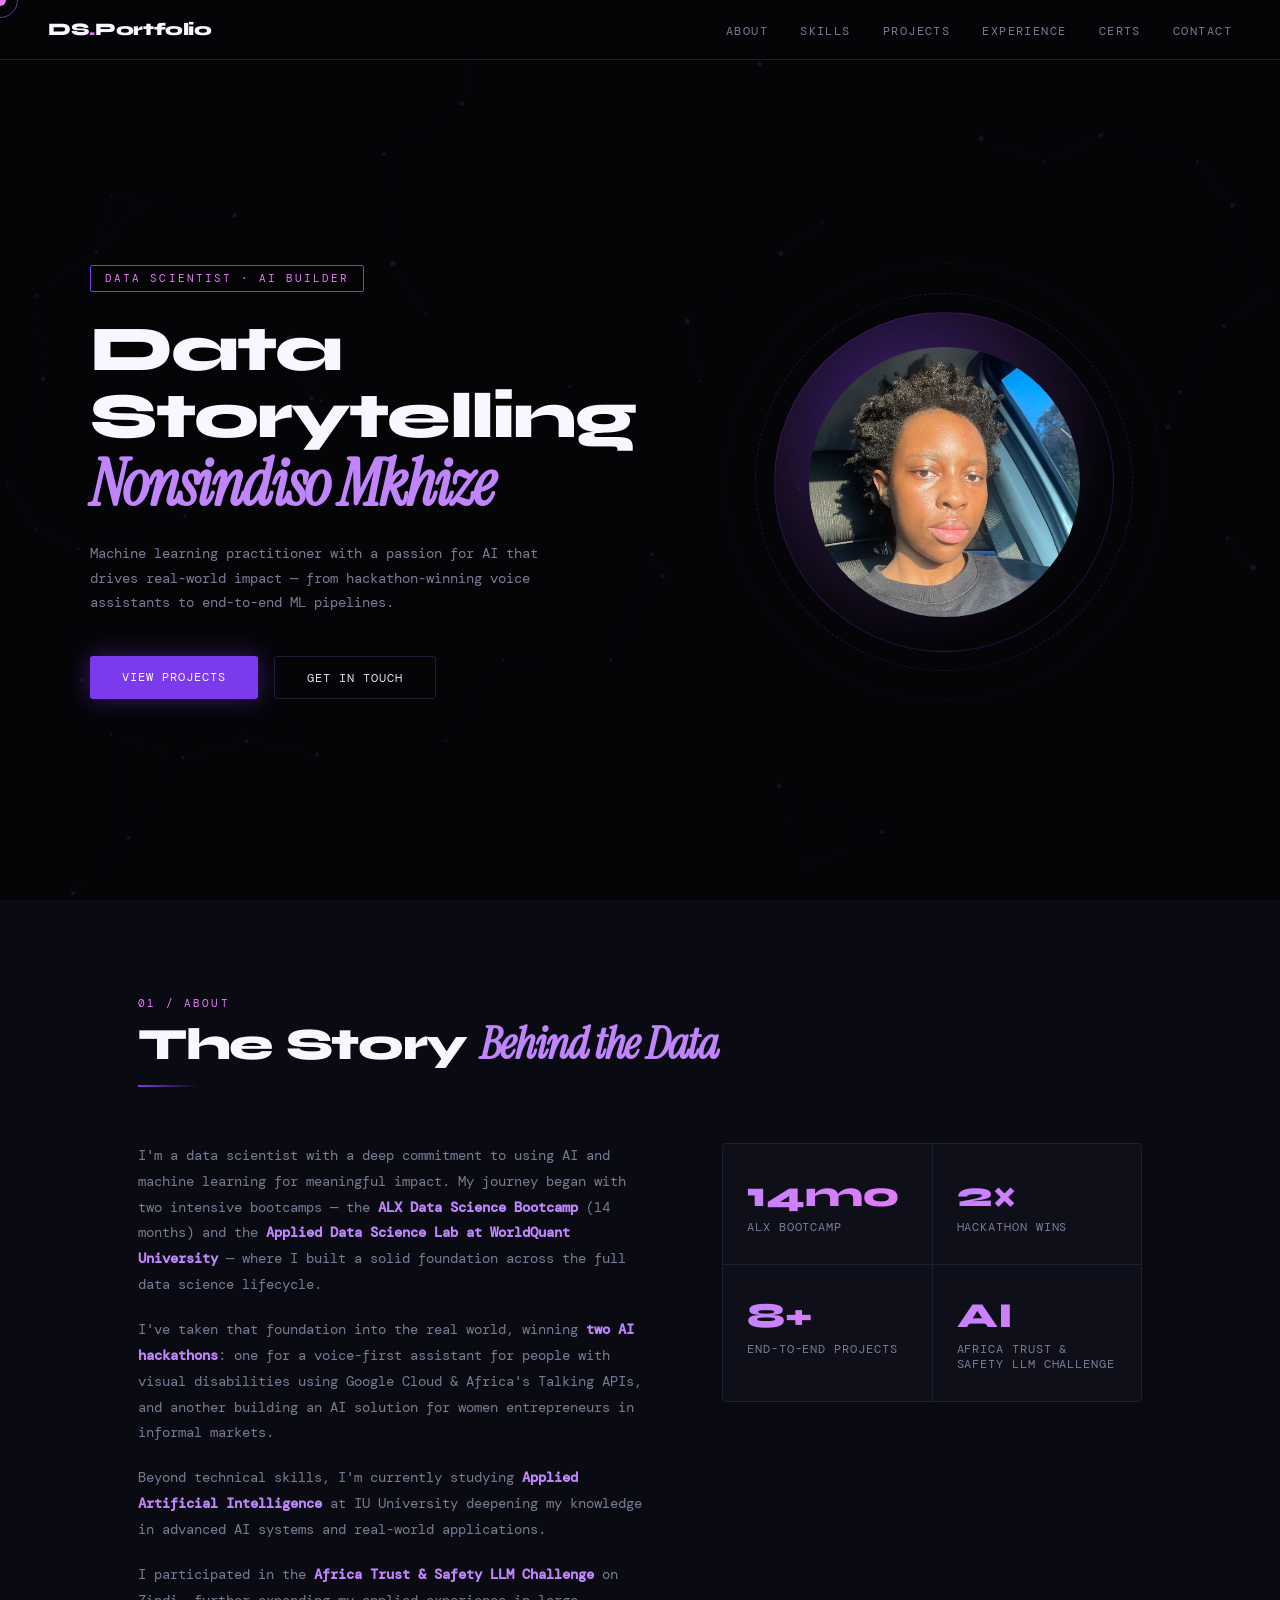
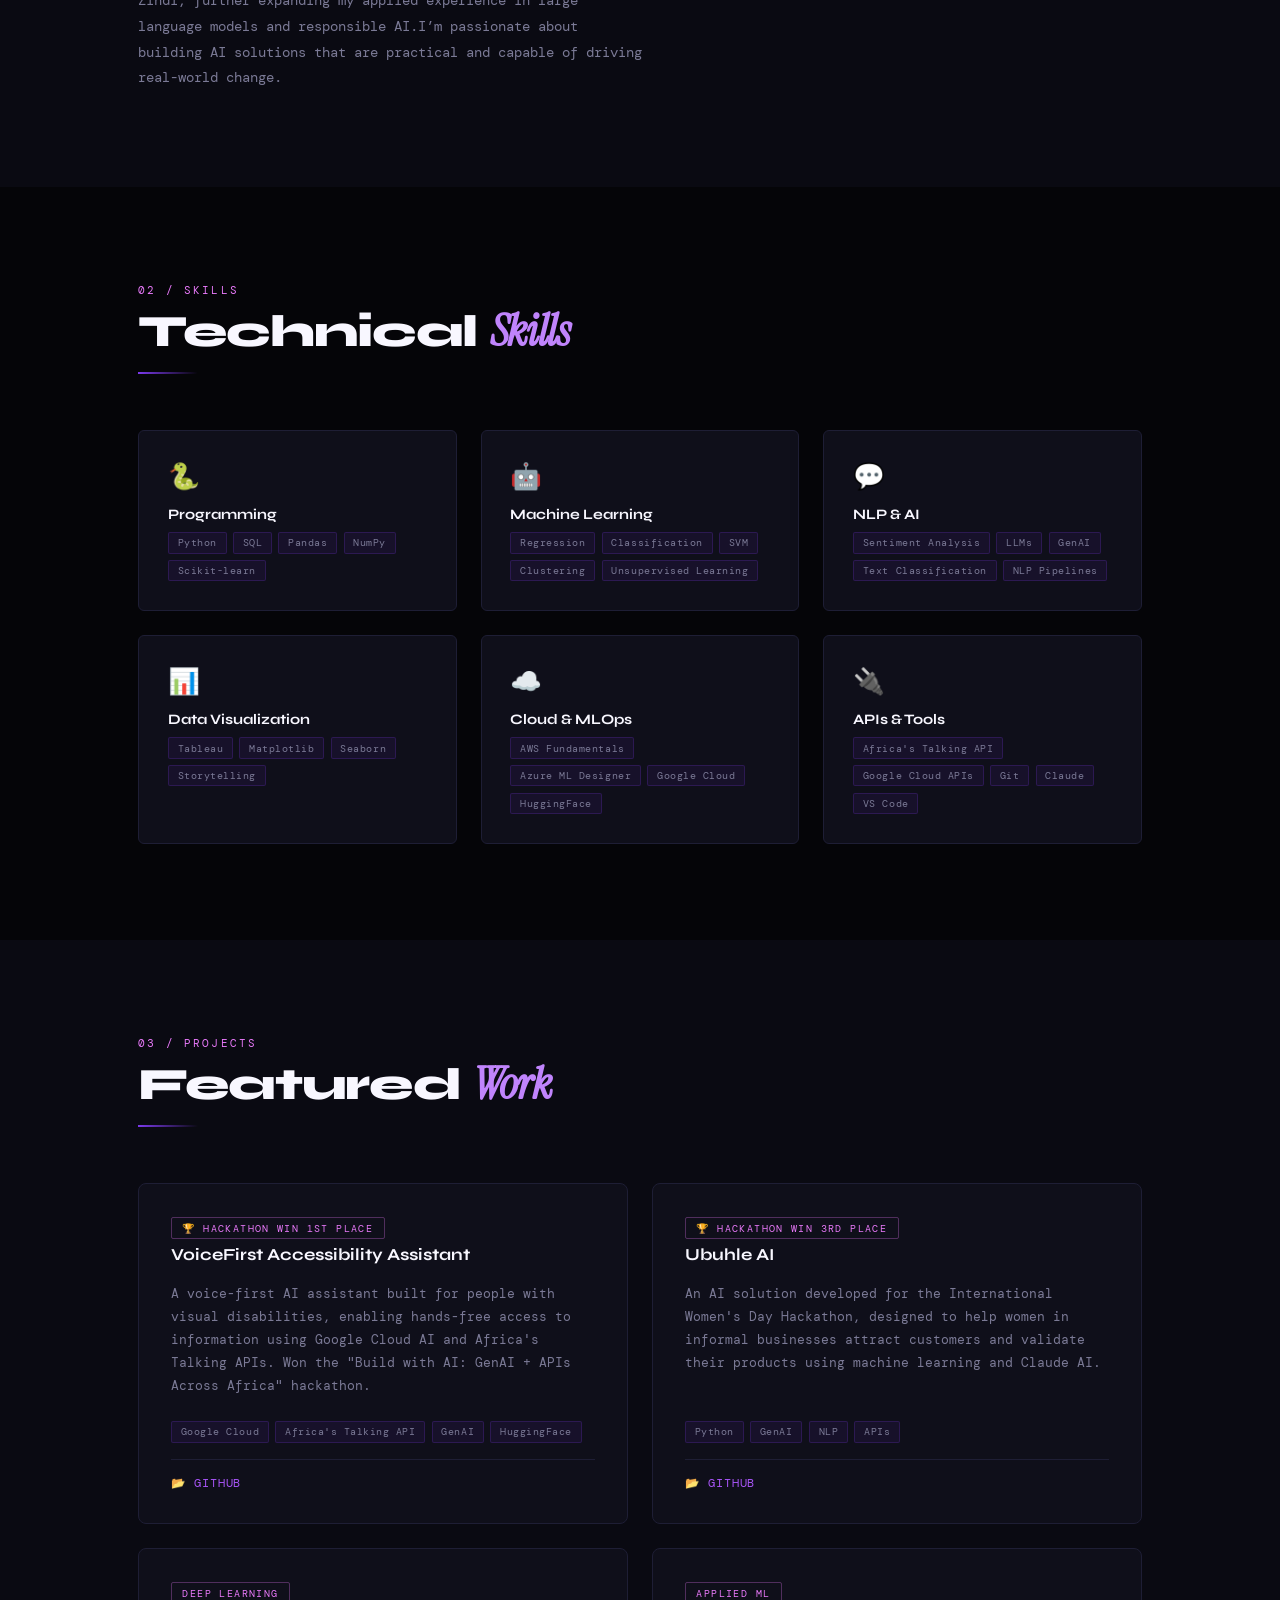
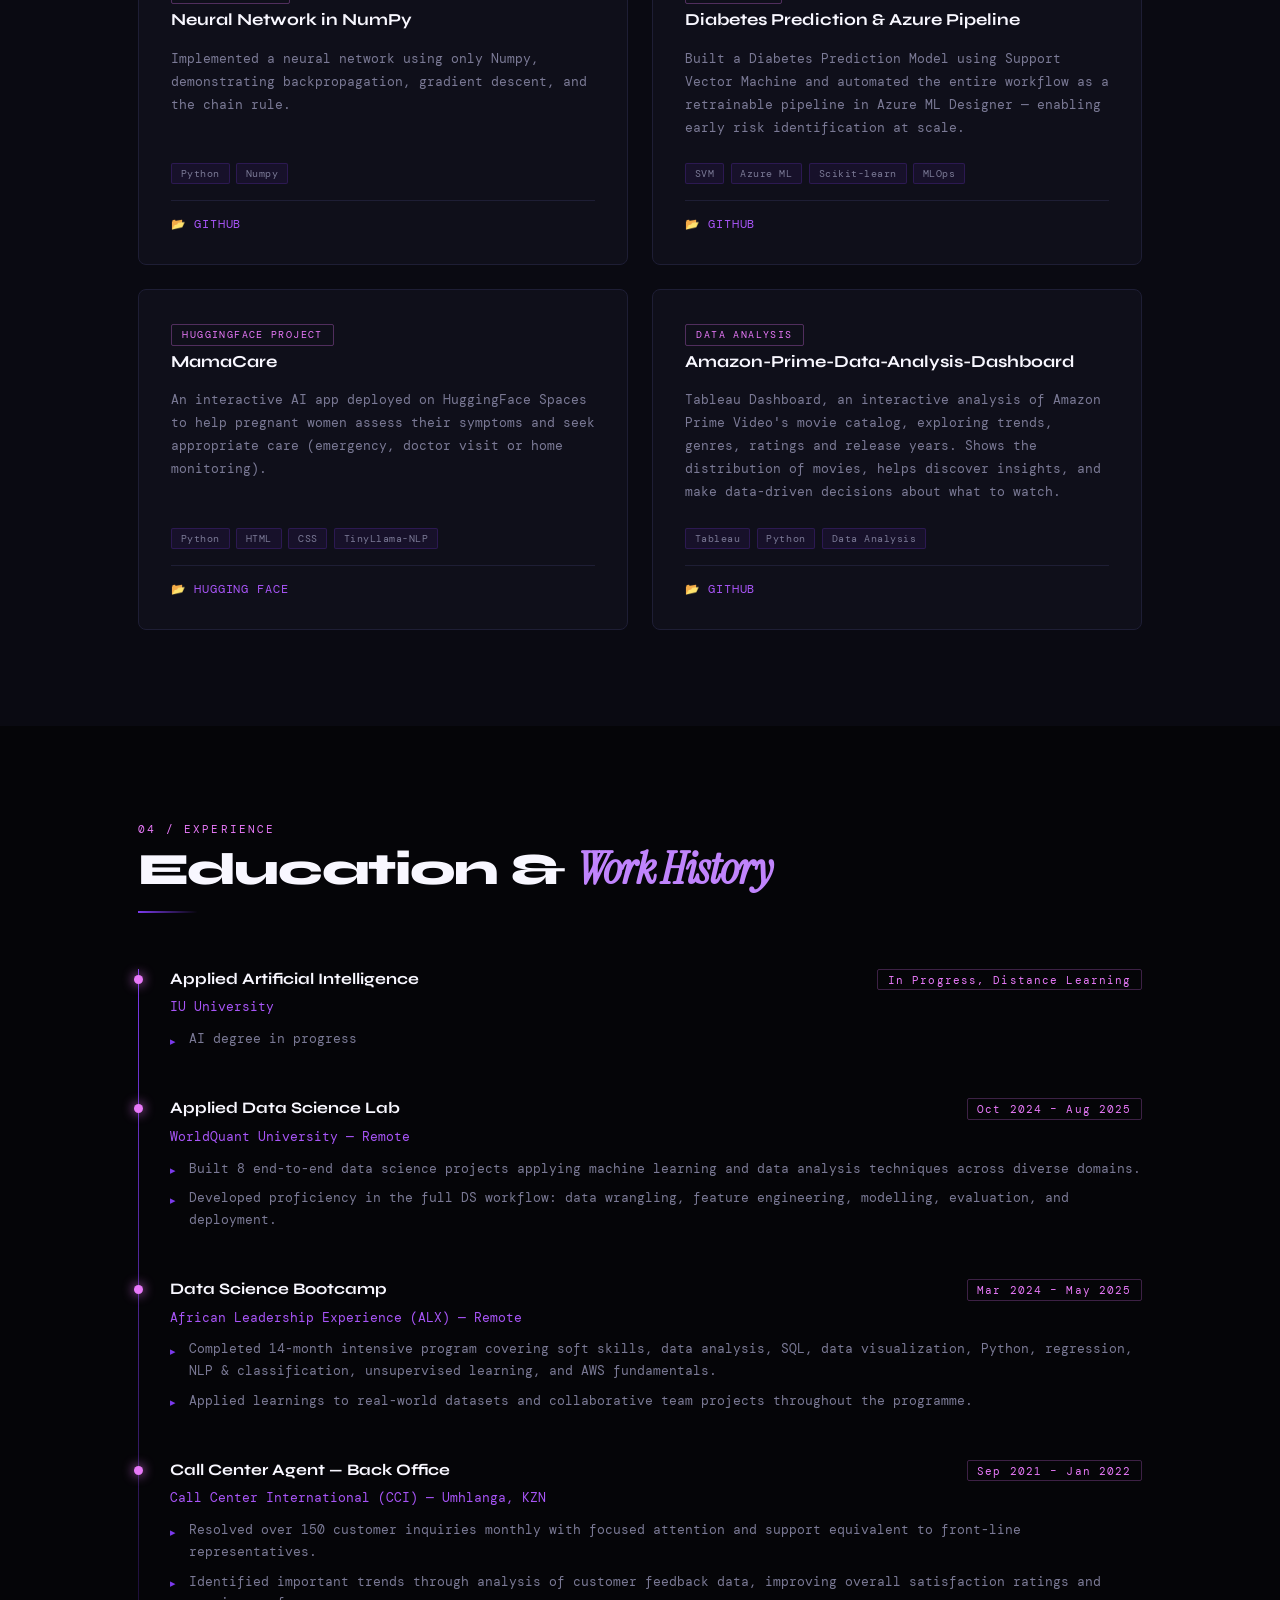
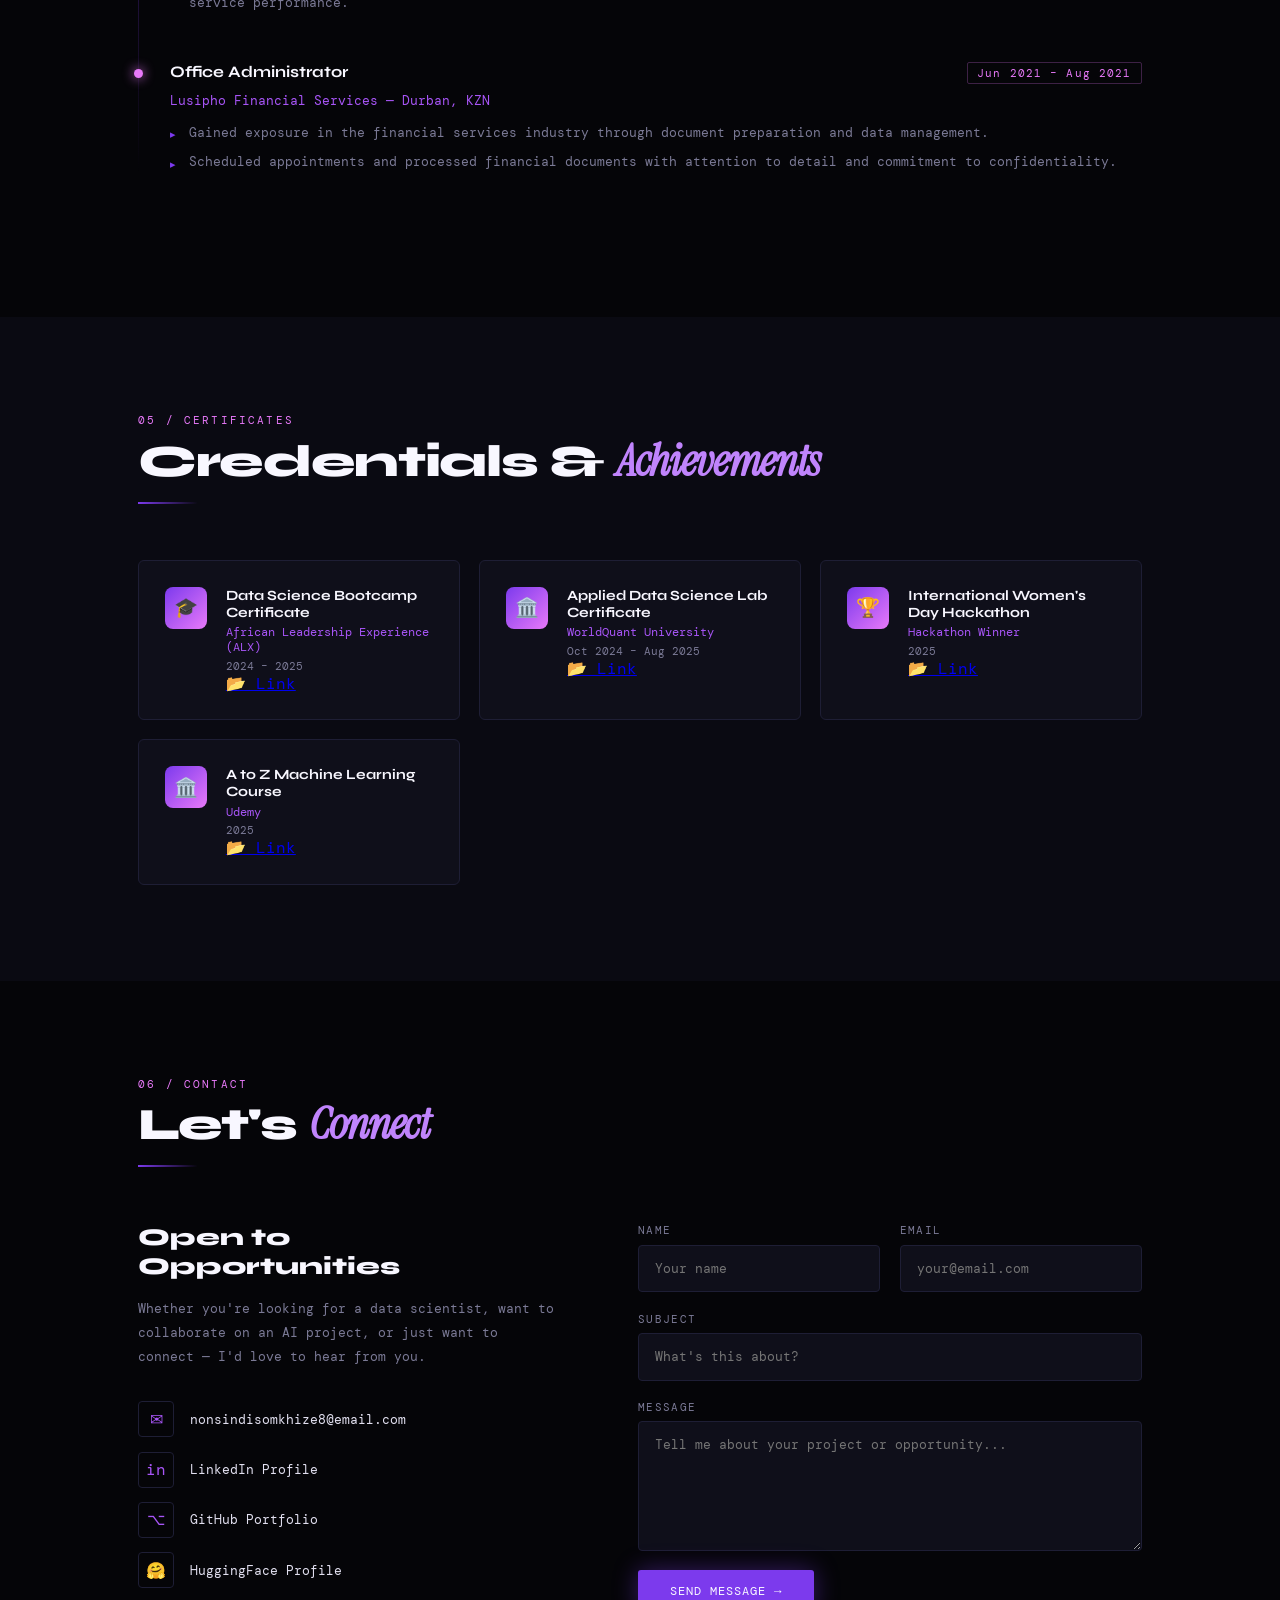
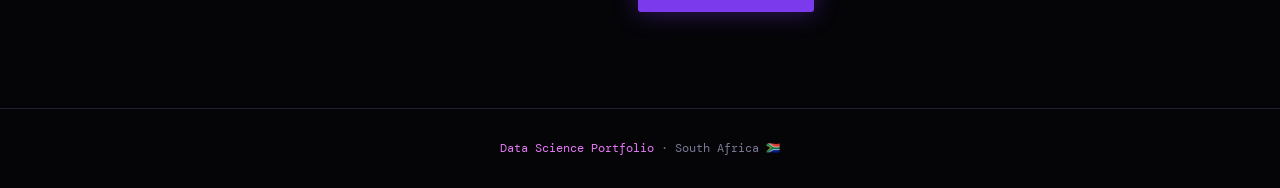
<file: index.html>
<!DOCTYPE html>
<html lang="en">
<head>
<meta charset="UTF-8" />
<meta name="viewport" content="width=device-width, initial-scale=1.0"/>
<title>Data Scientist Portfolio</title>
<link rel="preconnect" href="https://fonts.googleapis.com">

<link href="https://fonts.googleapis.com/css2?family=Syne:wght@400;600;700;800&family=DM+Mono:wght@300;400;500&family=Instrument+Serif:ital@0;1&display=swap" rel="stylesheet">
<link rel="stylesheet" href="style.css">
</head>

<body>

<canvas id="neural-canvas"></canvas>
<div class="cursor" id="cursor"></div>
<div class="cursor-ring" id="cursor-ring"></div>

<!-- NAV -->
<nav>
  <div class="nav-logo">DS<span>.</span>Portfolio</div>
  <ul class="nav-links">
    <li><a href="#about">About</a></li>
    <li><a href="#skills">Skills</a></li>
    <li><a href="#projects">Projects</a></li>
    <li><a href="#experience">Experience</a></li>
    <li><a href="#certificates">Certs</a></li>
    <li><a href="#contact">Contact</a></li>
  </ul>
  <button class="hamburger" id="hamburger" aria-label="Menu">
    <span></span><span></span><span></span>
  </button>
</nav>

<div class="mobile-menu" id="mobile-menu">
  <button class="mobile-close" id="mobile-close">✕</button>
  <a href="#about" class="mm-link">About</a>
  <a href="#skills" class="mm-link">Skills</a>
  <a href="#projects" class="mm-link">Projects</a>
  <a href="#experience" class="mm-link">Experience</a>
  <a href="#certificates" class="mm-link">Certs</a>
  <a href="#contact" class="mm-link">Contact</a>
</div>

<!-- HERO -->
<section id="hero">
  <div class="hero-inner">
    <div class="hero-text">
      <span class="hero-tag">Data Scientist · AI Builder </span>
      <h1 class="hero-name">
        Data Storytelling<br>
        <span class="line2">Nonsindiso Mkhize</span>
      </h1>
      <p class="hero-desc">Machine learning practitioner with a passion for AI that drives real-world impact — from hackathon-winning voice assistants to end-to-end ML pipelines.</p>
      <div class="hero-ctas">
        <a href="#projects" class="btn-primary">View Projects</a>
        <a href="#contact" class="btn-outline">Get In Touch</a>
      </div>
    </div>
    <div class="hero-visual">
      <div class="hero-orb">
        <img src="profile photo.jpg" alt="Profile" class="orb-img" />
        
      </div>
    </div>
  </div>
</section>

<!-- ABOUT -->
<section id="about">
  <div class="section-wrap">
    <div class="section-header reveal">
      <span class="section-num">01 / About</span>
      <h2 class="section-title">The Story <em>Behind the Data</em></h2>
      <div class="section-line"></div>
    </div>
    <div class="about-grid">
      <div class="about-body reveal">
        <p>I'm a data scientist with a deep commitment to using AI and machine learning for meaningful impact. My journey began with two intensive bootcamps — the <strong>ALX Data Science Bootcamp</strong> (14 months) and the <strong>Applied Data Science Lab at WorldQuant University</strong> — where I built a solid foundation across the full data science lifecycle.</p>
        <p>I've taken that foundation into the real world, winning <strong>two AI hackathons</strong>: one for a voice-first assistant for people with visual disabilities using Google Cloud & Africa's Talking APIs, and another building an AI solution for women entrepreneurs in informal markets.</p>
        <p>Beyond technical skills, I'm currently studying <strong>Applied Artificial Intelligence</strong> at IU University deepening my knowledge in advanced AI systems and real-world applications.</p>
        <p>I participated in the <strong>Africa Trust &amp; Safety LLM Challenge</strong> on Zindi, further expanding my applied experience in large language models and responsible AI.I’m passionate about building AI solutions that are practical and capable of driving real-world change.</p>
      </div>
      <div class="about-stats reveal">
        <div class="stat-box">
          <span class="stat-num">14mo</span>
          <span class="stat-label">ALX Bootcamp</span>
        </div>
        <div class="stat-box">
          <span class="stat-num">2×</span>
          <span class="stat-label">Hackathon Wins</span>
        </div>
        <div class="stat-box">
          <span class="stat-num">8+</span>
          <span class="stat-label">End-to-End Projects</span>
        </div>
        <div class="stat-box">
          <span class="stat-num">AI</span>
          <span class="stat-label">Africa Trust & Safety LLM Challenge</span>
        </div>
      </div>
    </div>
  </div>
</section>

<!-- SKILLS -->
<section id="skills">
  <div class="section-wrap">
    <div class="section-header reveal">
      <span class="section-num">02 / Skills</span>
      <h2 class="section-title">Technical <em>Skills</em></h2>
      <div class="section-line"></div>
    </div>
    <div class="skills-grid">
      <div class="skill-card reveal">
        <div class="skill-icon">🐍</div>
        <div class="skill-name">Programming</div>
        <div class="skill-tags">
          <span class="tag">Python</span><span class="tag">SQL</span><span class="tag">Pandas</span><span class="tag">NumPy</span><span class="tag">Scikit-learn</span>
        </div>
      </div>
      <div class="skill-card reveal">
        <div class="skill-icon">🤖</div>
        <div class="skill-name">Machine Learning</div>
        <div class="skill-tags">
          <span class="tag">Regression</span><span class="tag">Classification</span><span class="tag">SVM</span><span class="tag">Clustering</span><span class="tag">Unsupervised Learning</span>
        </div>
      </div>
      <div class="skill-card reveal">
        <div class="skill-icon">💬</div>
        <div class="skill-name">NLP & AI</div>
        <div class="skill-tags">
          <span class="tag">Sentiment Analysis</span><span class="tag">LLMs</span><span class="tag">GenAI</span><span class="tag">Text Classification</span><span class="tag">NLP Pipelines</span>
        </div>
      </div>
      <div class="skill-card reveal">
        <div class="skill-icon">📊</div>
        <div class="skill-name">Data Visualization</div>
        <div class="skill-tags">
          <span class="tag">Tableau</span><span class="tag">Matplotlib</span><span class="tag">Seaborn</span><span class="tag">Storytelling</span>
        </div>
      </div>
      <div class="skill-card reveal">
        <div class="skill-icon">☁️</div>
        <div class="skill-name">Cloud & MLOps</div>
        <div class="skill-tags">
          <span class="tag">AWS Fundamentals</span><span class="tag">Azure ML Designer</span><span class="tag">Google Cloud</span><span class="tag">HuggingFace</span>
        </div>
      </div>
      <div class="skill-card reveal">
        <div class="skill-icon">🔌</div>
        <div class="skill-name">APIs & Tools</div>
        <div class="skill-tags">
          <span class="tag">Africa's Talking API</span><span class="tag">Google Cloud APIs</span><span class="tag">Git</span><span class="tag">Claude</span><span class="tag">VS Code</span>
        </div>
      </div>
    </div>
  </div>
</section>

<!-- PROJECTS -->
<section id="projects">
  <div class="section-wrap">
    <div class="section-header reveal">
      <span class="section-num">03 / Projects</span>
      <h2 class="section-title">Featured <em>Work</em></h2>
      <div class="section-line"></div>
    </div>
    <div class="projects-grid">

      <div class="project-card reveal">
        <div>
          <span class="project-badge">🏆 Hackathon Win 1st Place </span>
          <div class="project-title">VoiceFirst Accessibility Assistant</div>
        </div>
        <p class="project-desc">A voice-first AI assistant built for people with visual disabilities, enabling hands-free access to information using Google Cloud AI and Africa's Talking APIs. Won the "Build with AI: GenAI + APIs Across Africa" hackathon.</p>
        <div class="project-stack">
          <span class="tag">Google Cloud</span><span class="tag">Africa's Talking API</span><span class="tag">GenAI</span><span class="tag">HuggingFace</span>
        </div>
        <div class="project-links">
          <a href="https://github.com/NonnyNaturalz01/ConnectWise">📂 GitHub</a>
        </div>
      </div>

      <div class="project-card reveal">
        <div>
          <span class="project-badge">🏆 Hackathon Win 3rd place</span>
          <div class="project-title">Ubuhle AI </div>
        </div>
        <p class="project-desc">An AI solution developed for the International Women's Day Hackathon, designed to help women in informal businesses attract customers and validate their products using machine learning and Claude AI.</p>
        <div class="project-stack">
          <span class="tag">Python</span><span class="tag">GenAI</span><span class="tag">NLP</span><span class="tag">APIs</span>
        </div>
        <div class="project-links">
          <a href="https://github.com/NonnyNaturalz01/Ubuhle_AI">📂 GitHub</a>
        </div>
      </div>

      <div class="project-card reveal">
        <div>
          <span class="project-badge">Deep Learning</span>
          <div class="project-title">Neural Network in NumPy</div>
        </div>
        <p class="project-desc">Implemented a neural network using only Numpy, demonstrating backpropagation, gradient descent, and the chain rule.</p>
        <div class="project-stack">
          <span class="tag">Python</span><span class="tag">Numpy</span>
        </div>
        <div class="project-links">
          <a href="https://github.com/NonnyNaturalz01/Deep_Learning_with_Numpy">📂 GitHub</a>
        </div>
      </div>

      <div class="project-card reveal">
        <div>
          <span class="project-badge">Applied ML</span>
          <div class="project-title">Diabetes Prediction & Azure Pipeline</div>
        </div>
        <p class="project-desc">Built a Diabetes Prediction Model using Support Vector Machine and automated the entire workflow as a retrainable pipeline in Azure ML Designer — enabling early risk identification at scale.</p>
        <div class="project-stack">
          <span class="tag">SVM</span><span class="tag">Azure ML</span><span class="tag">Scikit-learn</span><span class="tag">MLOps</span>
        </div>
        <div class="project-links">
          <a href="https://github.com/NonnyNaturalz01/Diabetes-Predictive-Azure-project">📂 GitHub</a>
        </div>
      </div>

      <div class="project-card reveal">
        <div>
          <span class="project-badge">HuggingFace Project</span>
          <div class="project-title">MamaCare</div>
        </div>
        <p class="project-desc"> An interactive AI app deployed on HuggingFace Spaces to help pregnant women assess their symptoms and seek
        appropriate care (emergency, doctor visit or home monitoring).</p>
        <div class="project-stack">
          <span class="tag">Python</span><span class="tag">HTML</span><span class="tag">CSS</span><span class="tag">TinyLlama-NLP</span>
        </div>
        <div class="project-links">
          <a href="https://huggingface.co/spaces/Nonsindiso/MamaCare">📂 Hugging Face</a>
        </div>
      </div>

      <div class="project-card reveal">
        <div>
          <span class="project-badge">Data Analysis</span>
          <div class="project-title">Amazon-Prime-Data-Analysis-Dashboard</div>
        </div>
        <p class="project-desc">Tableau Dashboard, an interactive analysis of Amazon Prime Video's movie catalog, exploring trends, genres,
        ratings and release years. Shows the distribution of movies, helps discover insights,
        and make data-driven decisions about what to watch.</p>
        <div class="project-stack">
          <span class="tag">Tableau</span><span class="tag">Python</span><span class="tag">Data Analysis</span>
        </div>
        <div class="project-links">
          <a href="https://github.com/NonnyNaturalz01/Amazon-Prime-Data-Analysis-Dashboard">📂 Github</a>
        </div>
      </div>

    </div>
  </div>
</section>

<!-- EXPERIENCE -->
<section id="experience">
  <div class="section-wrap">
    <div class="section-header reveal">
      <span class="section-num">04 / Experience</span>
      <h2 class="section-title">Education & <em>Work History</em></h2>
      <div class="section-line"></div>
    </div>
    <div class="timeline">

      <div class="timeline-item reveal">
        <div class="tl-header">
          <div class="tl-role">Applied Artificial Intelligence</div>
          <span class="tl-period">In Progress, Distance Learning</span>
        </div>
        <div class="tl-org">IU University</div>
        <ul class="tl-points">
          <li> AI degree in progress</li>
        </ul>
      </div>
      
      <div class="timeline-item reveal">
        <div class="tl-header">
          <div class="tl-role">Applied Data Science Lab</div>
          <span class="tl-period">Oct 2024 – Aug 2025</span>
        </div>
        <div class="tl-org">WorldQuant University — Remote</div>
        <ul class="tl-points">
          <li>Built 8 end-to-end data science projects applying machine learning and data analysis techniques across diverse
            domains.</li>
          <li>Developed proficiency in the full DS workflow: data wrangling, feature engineering, modelling, evaluation, and
            deployment.</li>
        </ul>
      </div>

      <div class="timeline-item reveal">
        <div class="tl-header">
          <div class="tl-role">Data Science Bootcamp</div>
          <span class="tl-period">Mar 2024 – May 2025</span>
        </div>
        <div class="tl-org">African Leadership Experience (ALX) — Remote</div>
        <ul class="tl-points">
          <li>Completed 14-month intensive program covering soft skills, data analysis, SQL, data visualization, Python, regression, NLP & classification, unsupervised learning, and AWS fundamentals.</li>
          <li>Applied learnings to real-world datasets and collaborative team projects throughout the programme.</li>
        </ul>
      </div>

      <div class="timeline-item reveal">
        <div class="tl-header">
          <div class="tl-role">Call Center Agent — Back Office</div>
          <span class="tl-period">Sep 2021 – Jan 2022</span>
        </div>
        <div class="tl-org">Call Center International (CCI) — Umhlanga, KZN</div>
        <ul class="tl-points">
          <li>Resolved over 150 customer inquiries monthly with focused attention and support equivalent to front-line representatives.</li>
          <li>Identified important trends through analysis of customer feedback data, improving overall satisfaction ratings and service performance.</li>
        </ul>
      </div>

      <div class="timeline-item reveal">
        <div class="tl-header">
          <div class="tl-role">Office Administrator</div>
          <span class="tl-period">Jun 2021 – Aug 2021</span>
        </div>
        <div class="tl-org">Lusipho Financial Services — Durban, KZN</div>
        <ul class="tl-points">
          <li>Gained exposure in the financial services industry through document preparation and data management.</li>
          <li>Scheduled appointments and processed financial documents with attention to detail and commitment to confidentiality.</li>
        </ul>
      </div>

    </div>
  </div>
</section>

<!-- CERTIFICATES -->
<section id="certificates">
  <div class="section-wrap">
    <div class="section-header reveal">
      <span class="section-num">05 / Certificates</span>
      <h2 class="section-title">Credentials & <em>Achievements</em></h2>
      <div class="section-line"></div>
    </div>
    <div class="certs-grid">

      <div class="cert-card reveal">
        <div class="cert-icon">🎓</div>
        <div>
          <div class="cert-name">Data Science Bootcamp Certificate</div>
          <div class="cert-issuer">African Leadership Experience (ALX)</div>
          <div class="cert-date">2024 – 2025</div>
          <a href="https://drive.google.com/file/d/1n8GCzqVKWDEQX5Tg1GPiS3hCemtW0cCk/view?usp=sharing">📂 Link</a>
        </div>
      </div>

      <div class="cert-card reveal">
        <div class="cert-icon">🏛️</div>
        <div>
          <div class="cert-name">Applied Data Science Lab Certificate</div>
          <div class="cert-issuer">WorldQuant University</div>
          <div class="cert-date">Oct 2024 – Aug 2025</div>
          <a href="https://www.credly.com/badges/72a74364-1a58-4eb9-a33d-45e368fdc091">📂 Link</a>
        </div>
      </div>


      <div class="cert-card reveal">
        <div class="cert-icon">🏆</div>
        <div>
          <div class="cert-name">International Women's Day Hackathon</div>
          <div class="cert-issuer">Hackathon Winner</div>
          <div class="cert-date">2025</div>
          <a href="https://drive.google.com/file/d/1Tv_8Im4wQrSQRgVQXoGufc35mXp05Jik/view?usp=sharing">📂 Link</a>
        </div>
      </div>

      
      <div class="cert-card reveal">
        <div class="cert-icon">🏛️</div>
        <div>
          <div class="cert-name">A to Z Machine Learning Course</div>
          <div class="cert-issuer">Udemy</div>
          <div class="cert-date">2025</div>
          <a href="https://drive.google.com/file/d/1NgqFR0LHBEy9AM_4UBAPkMV3jGaFzzSC/view?usp=sharing">📂 Link</a>
        </div>

    </div>
  </div>
</section>

<!-- CONTACT -->
<section id="contact">
  <div class="section-wrap">
    <div class="section-header reveal">
      <span class="section-num">06 / Contact</span>
      <h2 class="section-title">Let's <em>Connect</em></h2>
      <div class="section-line"></div>
    </div>
    <div class="contact-inner">
      <div class="contact-info reveal">
        <h3>Open to Opportunities</h3>
        <p>Whether you're looking for a data scientist, want to collaborate on an AI project, or just want to connect — I'd love to hear from you.</p>
        <div class="contact-links">
          <a href="mailto:nonsindisomkhize8@email.com" class="contact-link">
            <div class="cl-icon">✉</div>
            <span>nonsindisomkhize8@email.com</span>
          </a>
          <a href="https://www.linkedin.com/in/nonsindiso-mkhize-58a7b6185/" class="contact-link" target="_blank">
            <div class="cl-icon">in</div>
            <span>LinkedIn Profile</span>
          </a>
          <a href="https://github.com/NonnyNaturalz01" class="contact-link" target="_blank">
            <div class="cl-icon">⌥</div>
            <span>GitHub Portfolio</span>
          </a>
          <a href="https://huggingface.co/Nonsindiso" class="contact-link">
            <div class="cl-icon">🤗</div>
            <span>HuggingFace Profile</span>
          </a>
        </div>
      </div>

      <div class="reveal">
        <form id="contact-form">
          <div class="form-row">
            <label>
              <span class="label-text">Name</span>
              <input type="text" placeholder="Your name" required />
            </label>
            <label>
              <span class="label-text">Email</span>
              <input type="email" placeholder="your@email.com" required />
            </label>
          </div>
          <label>
            <span class="label-text">Subject</span>
            <input type="text" placeholder="What's this about?" />
          </label>
          <label>
            <span class="label-text">Message</span>
            <textarea placeholder="Tell me about your project or opportunity..."></textarea>
          </label>
          <button type="submit" class="btn-primary" style="cursor:none;align-self:flex-start;">Send Message →</button>
          <p class="form-status" id="form-status">✓ Message sent! I'll get back to you soon.</p>
        </form>
      </div>
    </div>
  </div>
</section>

<footer>
  <p></p> <span>Data Science Portfolio</span> · South Africa 🇿🇦</p>
</footer>

<script src="app.js"></script>
</body>
</html>
</file>
<file: style.css>
:root {
    --black: #050508;
    --deep: #0a0a12;
    --card: #0f0f1a;
    --border: #1e1e35;
    --purple: #7c3aed;
    --purple-light: #a855f7;
    --purple-glow: #c084fc;
    --accent: #e879f9;
    --text: #e2e0f0;
    --muted: #7b7a96;
    --white: #f8f7ff;
}

*,
*::before,
*::after {
    box-sizing: border-box;
    margin: 0;
    padding: 0;
}

html {
    scroll-behavior: smooth;
}

body {
    font-family: 'DM Mono', monospace;
    background: var(--black);
    color: var(--text);
    overflow-x: hidden;
    cursor: none;
}

/* CUSTOM CURSOR */
.cursor {
    position: fixed;
    top: 0;
    left: 0;
    width: 12px;
    height: 12px;
    background: var(--accent);
    border-radius: 50%;
    pointer-events: none;
    z-index: 9999;
    transform: translate(-50%, -50%);
    transition: transform 0.1s, width 0.2s, height 0.2s, background 0.2s;
    mix-blend-mode: screen;
}

.cursor-ring {
    position: fixed;
    top: 0;
    left: 0;
    width: 36px;
    height: 36px;
    border: 1px solid var(--purple-light);
    border-radius: 50%;
    pointer-events: none;
    z-index: 9998;
    transform: translate(-50%, -50%);
    transition: transform 0.15s ease-out, width 0.3s, height 0.3s, border-color 0.2s;
    opacity: 0.6;
}

body:hover .cursor {
    opacity: 1;
}

/* CANVAS */
#neural-canvas {
    position: fixed;
    top: 0;
    left: 0;
    width: 100%;
    height: 100%;
    z-index: 0;
    opacity: 0.18;
    pointer-events: none;
}

/* NAV */
nav {
    position: fixed;
    top: 0;
    left: 0;
    right: 0;
    z-index: 100;
    padding: 1.2rem 3rem;
    display: flex;
    align-items: center;
    justify-content: space-between;
    background: rgba(5, 5, 8, 0.85);
    backdrop-filter: blur(18px);
    border-bottom: 1px solid var(--border);
}

.nav-logo {
    font-family: 'Syne', sans-serif;
    font-weight: 800;
    font-size: 1.1rem;
    color: var(--white);
    letter-spacing: -0.02em;
}

.nav-logo span {
    color: var(--accent);
}

.nav-links {
    display: flex;
    gap: 2rem;
    list-style: none;
}

.nav-links a {
    color: var(--muted);
    text-decoration: none;
    font-size: 0.75rem;
    letter-spacing: 0.12em;
    text-transform: uppercase;
    transition: color 0.2s;
}

.nav-links a:hover {
    color: var(--accent);
}

.hamburger {
    display: none;
    flex-direction: column;
    gap: 5px;
    cursor: pointer;
    background: none;
    border: none;
    padding: 4px;
}

.hamburger span {
    display: block;
    width: 24px;
    height: 2px;
    background: var(--text);
    border-radius: 2px;
    transition: all 0.3s;
}

.mobile-menu {
    display: none;
    position: fixed;
    top: 0;
    left: 0;
    right: 0;
    bottom: 0;
    background: rgba(5, 5, 8, 0.97);
    z-index: 99;
    flex-direction: column;
    align-items: center;
    justify-content: center;
    gap: 2.5rem;
}

.mobile-menu.open {
    display: flex;
}

.mobile-menu a {
    font-family: 'Syne', sans-serif;
    font-size: 2rem;
    font-weight: 700;
    color: var(--text);
    text-decoration: none;
    letter-spacing: -0.02em;
    transition: color 0.2s;
}

.mobile-menu a:hover {
    color: var(--accent);
}

.mobile-close {
    position: absolute;
    top: 1.5rem;
    right: 2rem;
    font-size: 1.5rem;
    color: var(--muted);
    background: none;
    border: none;
    cursor: pointer;
}

/* SECTIONS */
section {
    position: relative;
    z-index: 1;
}

/* HERO */
#hero {
    min-height: 100vh;
    display: flex;
    align-items: center;
    padding: 8rem 3rem 4rem;
    overflow: hidden;
}

.hero-inner {
    max-width: 1100px;
    margin: 0 auto;
    width: 100%;
    display: grid;
    grid-template-columns: 1fr 1fr;
    gap: 4rem;
    align-items: center;
}

.hero-tag {
    display: inline-block;
    font-size: 0.7rem;
    letter-spacing: 0.18em;
    text-transform: uppercase;
    color: var(--accent);
    border: 1px solid var(--purple);
    padding: 0.35rem 0.9rem;
    border-radius: 2px;
    margin-bottom: 1.5rem;
    animation: fadeUp 0.8s ease both;
}

.hero-name {
    font-family: 'Syne', sans-serif;
    font-size: clamp(2.8rem, 5vw, 4.5rem);
    font-weight: 800;
    line-height: 1.05;
    letter-spacing: -0.03em;
    color: var(--white);
    animation: fadeUp 0.8s 0.1s ease both;
}

.hero-name .line2 {
    color: var(--purple-glow);
    font-style: italic;
    font-family: 'Instrument Serif', serif;
}

.hero-desc {
    margin-top: 1.5rem;
    color: var(--muted);
    line-height: 1.8;
    font-size: 0.85rem;
    max-width: 480px;
    animation: fadeUp 0.8s 0.2s ease both;
}

.hero-ctas {
    margin-top: 2.5rem;
    display: flex;
    gap: 1rem;
    flex-wrap: wrap;
    animation: fadeUp 0.8s 0.3s ease both;
}

.btn-primary {
    padding: 0.8rem 2rem;
    background: var(--purple);
    color: var(--white);
    font-family: 'DM Mono', monospace;
    font-size: 0.78rem;
    letter-spacing: 0.08em;
    text-transform: uppercase;
    border: none;
    border-radius: 3px;
    cursor: none;
    text-decoration: none;
    transition: background 0.2s, box-shadow 0.2s, transform 0.15s;
    box-shadow: 0 0 24px rgba(124, 58, 237, 0.4);
}

.btn-primary:hover {
    background: var(--purple-light);
    box-shadow: 0 0 40px rgba(168, 85, 247, 0.5);
    transform: translateY(-2px);
}

.btn-outline {
    padding: 0.8rem 2rem;
    background: transparent;
    color: var(--text);
    font-family: 'DM Mono', monospace;
    font-size: 0.78rem;
    letter-spacing: 0.08em;
    text-transform: uppercase;
    border: 1px solid var(--border);
    border-radius: 3px;
    cursor: none;
    text-decoration: none;
    transition: border-color 0.2s, color 0.2s, transform 0.15s;
}

.btn-outline:hover {
    border-color: var(--purple-light);
    color: var(--purple-glow);
    transform: translateY(-2px);
}

.hero-visual {
    display: flex;
    justify-content: center;
    align-items: center;
    animation: fadeUp 0.8s 0.4s ease both;
}

.hero-orb {
    width: 340px;
    height: 340px;
    border-radius: 50%;
    background: radial-gradient(ellipse at 40% 35%, #7c3aed88, #a855f722 45%, transparent 70%);
    border: 1px solid rgba(124, 58, 237, 0.25);
    position: relative;
    animation: pulse 4s ease-in-out infinite;
    display: flex;
    align-items: center;
    justify-content: center;
}

.hero-orb::before {
    content: '';
    position: absolute;
    inset: -20px;
    border-radius: 50%;
    border: 1px dashed rgba(168, 85, 247, 0.18);
    animation: spin 20s linear infinite;
}

.hero-orb::after {
    content: '';
    position: absolute;
    inset: -50px;
    border-radius: 50%;
    border: 1px dashed rgba(124, 58, 237, 0.1);
    animation: spin 35s linear infinite reverse;
}

.orb-label {
    position: relative;
    z-index: 2;
    font-family: 'Syne', sans-serif;
    font-size: 0.85rem;
    color: var(--purple-glow);
    letter-spacing: 0.1em;
    text-align: center;
}

/*.orb-label .big { font-size: 1.6rem; font-weight: 800; display: block; color: var(--white); }*/

.orb-img {
    position: absolute;
    width: 80%;
    height: 80%;
    object-fit: cover;
    border-radius: 50%;
    z-index: 1;
}

@keyframes pulse {

    0%,
    100% {
        box-shadow: 0 0 60px rgba(124, 58, 237, 0.2);
    }

    50% {
        box-shadow: 0 0 100px rgba(168, 85, 247, 0.35);
    }
}

@keyframes spin {
    to {
        transform: rotate(360deg);
    }
}

@keyframes fadeUp {
    from {
        opacity: 0;
        transform: translateY(24px);
    }

    to {
        opacity: 1;
        transform: translateY(0);
    }
}

/* SECTION WRAPPER */
.section-wrap {
    max-width: 1100px;
    margin: 0 auto;
    padding: 6rem 3rem;
}

.section-header {
    margin-bottom: 3.5rem;
}

.section-num {
    font-size: 0.68rem;
    letter-spacing: 0.2em;
    text-transform: uppercase;
    color: var(--accent);
    margin-bottom: 0.6rem;
    display: block;
}

.section-title {
    font-family: 'Syne', sans-serif;
    font-size: clamp(2rem, 3.5vw, 3rem);
    font-weight: 800;
    letter-spacing: -0.03em;
    color: var(--white);
    line-height: 1.1;
}

.section-title em {
    font-family: 'Instrument Serif', serif;
    color: var(--purple-glow);
    font-style: italic;
}

.section-line {
    width: 60px;
    height: 2px;
    background: linear-gradient(90deg, var(--purple), transparent);
    margin-top: 1rem;
}

/* ABOUT */
#about {
    background: var(--deep);
}

.about-grid {
    display: grid;
    grid-template-columns: 1.2fr 1fr;
    gap: 5rem;
    align-items: start;
}

.about-body {
    color: var(--muted);
    line-height: 1.9;
    font-size: 0.85rem;
}

.about-body p+p {
    margin-top: 1.2rem;
}

.about-body strong {
    color: var(--purple-glow);
}

.about-stats {
    display: grid;
    grid-template-columns: 1fr 1fr;
    gap: 1px;
    border: 1px solid var(--border);
    background: var(--border);
    border-radius: 4px;
    overflow: hidden;
}

.stat-box {
    background: var(--card);
    padding: 1.8rem 1.5rem;
    display: flex;
    flex-direction: column;
    gap: 0.3rem;
}

.stat-num {
    font-family: 'Syne', sans-serif;
    font-size: 2.2rem;
    font-weight: 800;
    color: var(--white);
    background: linear-gradient(135deg, var(--purple-glow), var(--accent));
    -webkit-background-clip: text;
    -webkit-text-fill-color: transparent;
}

.stat-label {
    font-size: 0.72rem;
    color: var(--muted);
    letter-spacing: 0.08em;
    text-transform: uppercase;
}

/* SKILLS */
#skills {}

.skills-grid {
    display: grid;
    grid-template-columns: repeat(auto-fill, minmax(260px, 1fr));
    gap: 1.5rem;
}

.skill-card {
    background: var(--card);
    border: 1px solid var(--border);
    border-radius: 6px;
    padding: 1.8rem;
    transition: border-color 0.3s, transform 0.2s, box-shadow 0.3s;
    position: relative;
    overflow: hidden;
}

.skill-card::before {
    content: '';
    position: absolute;
    top: 0;
    left: 0;
    right: 0;
    height: 2px;
    background: linear-gradient(90deg, var(--purple), var(--accent));
    transform: scaleX(0);
    transform-origin: left;
    transition: transform 0.4s ease;
}

.skill-card:hover {
    border-color: var(--purple);
    transform: translateY(-4px);
    box-shadow: 0 12px 40px rgba(124, 58, 237, 0.15);
}

.skill-card:hover::before {
    transform: scaleX(1);
}

.skill-icon {
    font-size: 1.6rem;
    margin-bottom: 0.8rem;
}

.skill-name {
    font-family: 'Syne', sans-serif;
    font-size: 0.9rem;
    font-weight: 700;
    color: var(--white);
    margin-bottom: 0.6rem;
}

.skill-tags {
    display: flex;
    flex-wrap: wrap;
    gap: 0.4rem;
}

.tag {
    font-size: 0.65rem;
    letter-spacing: 0.05em;
    color: var(--muted);
    background: rgba(124, 58, 237, 0.08);
    border: 1px solid rgba(124, 58, 237, 0.2);
    padding: 0.2rem 0.55rem;
    border-radius: 2px;
}

/* PROJECTS */
#projects {
    background: var(--deep);
}

.projects-grid {
    display: grid;
    grid-template-columns: repeat(auto-fill, minmax(320px, 1fr));
    gap: 1.5rem;
}

.project-card {
    background: var(--card);
    border: 1px solid var(--border);
    border-radius: 8px;
    padding: 2rem;
    display: flex;
    flex-direction: column;
    gap: 1rem;
    transition: border-color 0.3s, transform 0.2s, box-shadow 0.3s;
    position: relative;
    overflow: hidden;
}

.project-card:hover {
    border-color: var(--purple);
    transform: translateY(-5px);
    box-shadow: 0 16px 50px rgba(124, 58, 237, 0.18);
}

.project-badge {
    display: inline-block;
    font-size: 0.62rem;
    letter-spacing: 0.14em;
    text-transform: uppercase;
    color: var(--accent);
    border: 1px solid rgba(232, 121, 249, 0.3);
    padding: 0.22rem 0.65rem;
    border-radius: 2px;
    margin-bottom: 0.3rem;
}

.project-title {
    font-family: 'Syne', sans-serif;
    font-size: 1.05rem;
    font-weight: 700;
    color: var(--white);
    line-height: 1.3;
}

.project-desc {
    color: var(--muted);
    font-size: 0.8rem;
    line-height: 1.8;
    flex: 1;
}

.project-stack {
    display: flex;
    flex-wrap: wrap;
    gap: 0.4rem;
    margin-top: 0.5rem;
}

.project-links {
    display: flex;
    gap: 1rem;
    margin-top: auto;
    padding-top: 1rem;
    border-top: 1px solid var(--border);
}

.project-links a {
    font-size: 0.72rem;
    letter-spacing: 0.08em;
    text-transform: uppercase;
    color: var(--purple-light);
    text-decoration: none;
    transition: color 0.2s;
}

.project-links a:hover {
    color: var(--accent);
}

/* EXPERIENCE */
#experience {}

.timeline {
    position: relative;
    padding-left: 2rem;
}

.timeline::before {
    content: '';
    position: absolute;
    left: 0;
    top: 0;
    bottom: 0;
    width: 1px;
    background: linear-gradient(to bottom, var(--purple), transparent);
}

.timeline-item {
    position: relative;
    margin-bottom: 3rem;
}

.timeline-item::before {
    content: '';
    position: absolute;
    left: -2rem;
    top: 0.4rem;
    width: 9px;
    height: 9px;
    border-radius: 50%;
    background: var(--accent);
    box-shadow: 0 0 12px var(--accent);
    transform: translateX(-4px);
}

.tl-header {
    display: flex;
    align-items: flex-start;
    justify-content: space-between;
    gap: 1rem;
    margin-bottom: 0.5rem;
    flex-wrap: wrap;
}

.tl-role {
    font-family: 'Syne', sans-serif;
    font-size: 1rem;
    font-weight: 700;
    color: var(--white);
}

.tl-period {
    font-size: 0.7rem;
    letter-spacing: 0.1em;
    color: var(--accent);
    border: 1px solid rgba(232, 121, 249, 0.25);
    padding: 0.18rem 0.6rem;
    border-radius: 2px;
    white-space: nowrap;
}

.tl-org {
    font-size: 0.8rem;
    color: var(--purple-light);
    margin-bottom: 0.8rem;
}

.tl-points {
    list-style: none;
    display: flex;
    flex-direction: column;
    gap: 0.5rem;
}

.tl-points li {
    font-size: 0.8rem;
    color: var(--muted);
    line-height: 1.7;
    padding-left: 1.2rem;
    position: relative;
}

.tl-points li::before {
    content: '▸';
    position: absolute;
    left: 0;
    color: var(--purple);
    font-size: 0.7rem;
    top: 0.22rem;
}

/* CERTIFICATES */
#certificates {
    background: var(--deep);
}

.certs-grid {
    display: grid;
    grid-template-columns: repeat(auto-fill, minmax(280px, 1fr));
    gap: 1.2rem;
}

.cert-card {
    background: var(--card);
    border: 1px solid var(--border);
    border-radius: 6px;
    padding: 1.6rem;
    display: flex;
    gap: 1.2rem;
    align-items: flex-start;
    transition: border-color 0.3s, transform 0.2s;
}

.cert-card:hover {
    border-color: var(--purple);
    transform: translateY(-3px);
}

.cert-icon {
    width: 42px;
    height: 42px;
    min-width: 42px;
    border-radius: 8px;
    background: linear-gradient(135deg, var(--purple), var(--accent));
    display: flex;
    align-items: center;
    justify-content: center;
    font-size: 1.2rem;
}

.cert-name {
    font-family: 'Syne', sans-serif;
    font-size: 0.88rem;
    font-weight: 700;
    color: var(--white);
    margin-bottom: 0.3rem;
}

.cert-issuer {
    font-size: 0.72rem;
    color: var(--purple-light);
}

.cert-date {
    font-size: 0.68rem;
    color: var(--muted);
    margin-top: 0.2rem;
}

/* CONTACT */
#contact {}

.contact-inner {
    display: grid;
    grid-template-columns: 1fr 1.2fr;
    gap: 5rem;
    align-items: start;
}

.contact-info h3 {
    font-family: 'Syne', sans-serif;
    font-size: 1.5rem;
    font-weight: 800;
    color: var(--white);
    margin-bottom: 1rem;
}

.contact-info p {
    color: var(--muted);
    font-size: 0.83rem;
    line-height: 1.8;
    margin-bottom: 2rem;
}

.contact-links {
    display: flex;
    flex-direction: column;
    gap: 0.9rem;
}

.contact-link {
    display: flex;
    align-items: center;
    gap: 1rem;
    color: var(--text);
    text-decoration: none;
    font-size: 0.8rem;
    transition: color 0.2s;
}

.contact-link:hover {
    color: var(--accent);
}

.cl-icon {
    width: 36px;
    height: 36px;
    border: 1px solid var(--border);
    border-radius: 4px;
    display: flex;
    align-items: center;
    justify-content: center;
    font-size: 1rem;
    color: var(--purple-light);
    transition: border-color 0.2s, color 0.2s;
}

.contact-link:hover .cl-icon {
    border-color: var(--purple);
    color: var(--accent);
}

form {
    display: flex;
    flex-direction: column;
    gap: 1.2rem;
}

.form-row {
    display: grid;
    grid-template-columns: 1fr 1fr;
    gap: 1.2rem;
}

label {
    display: flex;
    flex-direction: column;
    gap: 0.45rem;
}

.label-text {
    font-size: 0.68rem;
    letter-spacing: 0.12em;
    text-transform: uppercase;
    color: var(--muted);
}

input,
textarea {
    background: var(--card);
    border: 1px solid var(--border);
    border-radius: 4px;
    padding: 0.9rem 1rem;
    color: var(--text);
    font-family: 'DM Mono', monospace;
    font-size: 0.82rem;
    outline: none;
    transition: border-color 0.2s, box-shadow 0.2s;
    resize: vertical;
}

input:focus,
textarea:focus {
    border-color: var(--purple);
    box-shadow: 0 0 0 3px rgba(124, 58, 237, 0.12);
}

textarea {
    min-height: 130px;
}

.form-status {
    font-size: 0.78rem;
    color: var(--accent);
    display: none;
}

/* FOOTER */
footer {
    border-top: 1px solid var(--border);
    padding: 2rem 3rem;
    text-align: center;
    font-size: 0.72rem;
    color: var(--muted);
    position: relative;
    z-index: 1;
}

footer span {
    color: var(--accent);
}

/* SCROLL REVEAL */
.reveal {
    opacity: 0;
    transform: translateY(28px);
    transition: opacity 0.7s ease, transform 0.7s ease;
}

.reveal.visible {
    opacity: 1;
    transform: translateY(0);
}

/* RESPONSIVE */
@media (max-width: 900px) {
    .hero-inner {
        grid-template-columns: 1fr;
    }

    .hero-visual {
        display: none;
    }

    .about-grid {
        grid-template-columns: 1fr;
        gap: 3rem;
    }

    .contact-inner {
        grid-template-columns: 1fr;
        gap: 3rem;
    }

    nav {
        padding: 1.2rem 1.5rem;
    }

    .nav-links {
        display: none;
    }

    .hamburger {
        display: flex;
    }

    .section-wrap {
        padding: 5rem 1.5rem;
    }

    #hero {
        padding: 7rem 1.5rem 4rem;
    }

    .form-row {
        grid-template-columns: 1fr;
    }
}
</file>
